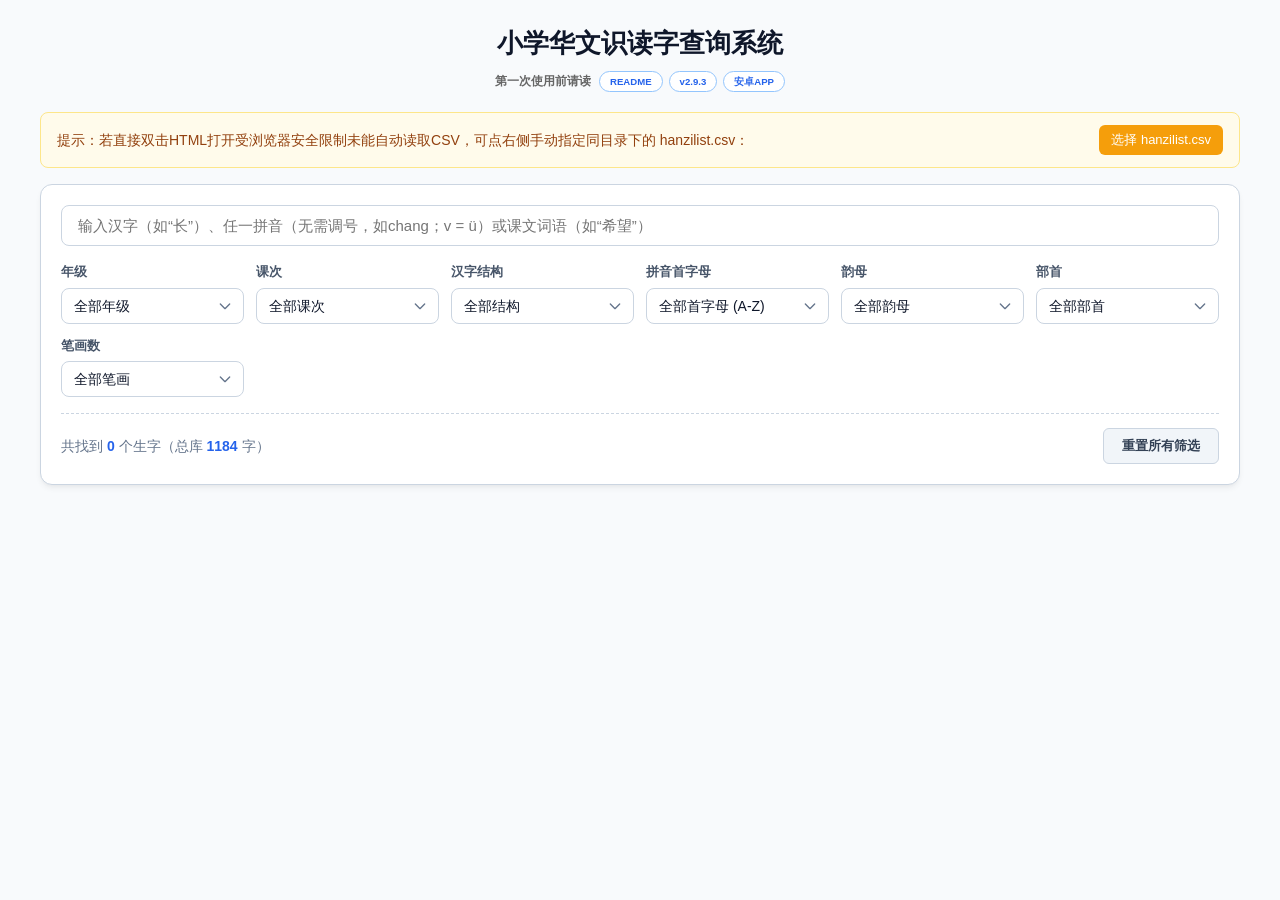
<file: index-1.html>
<!DOCTYPE html>
<html lang="zh-CN">
<head>
  <meta charset="UTF-8">
  <meta name="viewport" content="width=device-width, initial-scale=1.0">
  <title>小学华文识读字查询系统</title>
  <!-- 引入样式文件 -->
  <link rel="stylesheet" href="style.css?v=4">
  <!-- PWA：可添加到主屏幕、离线使用 -->
  <link rel="manifest" href="manifest.webmanifest">
  <meta name="theme-color" content="#f8fafc">
  <link rel="icon" type="image/png" sizes="192x192" href="icons/icon-192.png">
  <link rel="apple-touch-icon" href="icons/apple-touch-icon.png">
  <meta name="mobile-web-app-capable" content="yes">
  <meta name="apple-mobile-web-app-capable" content="yes">
  <meta name="apple-mobile-web-app-title" content="识读字查询">
  <meta name="apple-mobile-web-app-status-bar-style" content="default">

  <!-- README 按钮与弹窗样式（独立类名，不影响 style.css 里的原有弹窗） -->
  <style>
    .readme-btn {
      margin-left: 8px;
      padding: 2px 10px;
      font-size: 0.8em;
      font-weight: 600;
      line-height: 1.6;
      color: #2563eb;
      background: #fff;
      border: 1px solid #93c5fd;
      border-radius: 999px;
      cursor: pointer;
      vertical-align: middle;
    }
    .readme-btn + .readme-btn { margin-left: 6px; }
    .readme-btn:hover { background: #eff6ff; }
    .readme-btn:focus-visible { outline: 2px solid #2563eb; outline-offset: 2px; }
    a.readme-btn { display: inline-block; text-decoration: none; }
    a.readme-btn[hidden] { display: none; }

    .readme-overlay {
      position: fixed;
      inset: 0;
      z-index: 2000;
      display: none;
      align-items: center;
      justify-content: center;
      padding: 16px;
      background: rgba(15, 23, 42, 0.5);
    }
    .readme-overlay.open { display: flex; }
    .readme-dialog {
      position: relative;
      width: 100%;
      max-width: 760px;
      max-height: 85vh;
      display: flex;
      flex-direction: column;
      background: #fff;
      border-radius: 12px;
      box-shadow: 0 20px 50px rgba(15, 23, 42, 0.25);
      overflow: hidden;
    }
    .readme-head {
      display: flex;
      align-items: center;
      justify-content: space-between;
      padding: 12px 16px;
      border-bottom: 1px solid #e2e8f0;
      background: #f8fafc;
    }
    .readme-head h3 { margin: 0; font-size: 1rem; color: #334155; }
    .readme-close {
      width: 32px; height: 32px;
      font-size: 22px; line-height: 1;
      color: #64748b;
      background: none; border: none; border-radius: 6px;
      cursor: pointer;
    }
    .readme-close:hover { background: #e2e8f0; color: #0f172a; }
    .readme-body {
      padding: 16px 20px 24px;
      overflow-y: auto;
      color: #1e293b;
      line-height: 1.75;
      text-align: left;
      word-wrap: break-word;
    }
    .readme-body h1, .readme-body h2, .readme-body h3,
    .readme-body h4, .readme-body h5, .readme-body h6 {
      margin: 1.2em 0 0.5em; line-height: 1.35; color: #0f172a;
    }
    .readme-body h1 { font-size: 1.5em; padding-bottom: .3em; border-bottom: 1px solid #e2e8f0; }
    .readme-body h2 { font-size: 1.25em; padding-bottom: .25em; border-bottom: 1px solid #f1f5f9; }
    .readme-body h3 { font-size: 1.1em; }
    .readme-body > :first-child { margin-top: 0; }
    .readme-body p { margin: 0.6em 0; }
    .readme-body ul, .readme-body ol { margin: 0.6em 0; padding-left: 1.6em; }
    .readme-body a { color: #2563eb; }
    .readme-body code {
      padding: 1px 5px; font-size: 0.9em;
      background: #f1f5f9; border-radius: 4px;
    }
    .readme-body pre {
      padding: 12px; overflow-x: auto;
      background: #f1f5f9; border-radius: 8px;
    }
    .readme-body pre code { padding: 0; background: none; }
    .readme-body blockquote {
      margin: 0.8em 0; padding: 4px 12px;
      color: #475569; border-left: 4px solid #cbd5e1;
    }
    .readme-body hr { border: none; border-top: 1px solid #e2e8f0; margin: 1.2em 0; }
    .readme-body img { max-width: 100%; }
    .readme-body .table-wrap { overflow-x: auto; }
    .readme-body table { border-collapse: collapse; margin: 0.8em 0; }
    .readme-body th, .readme-body td { padding: 6px 10px; border: 1px solid #e2e8f0; }
    .readme-body th { background: #f8fafc; }
    .readme-msg { color: #64748b; }
  </style>
</head>
<body>

<div class="container">
  <header>
    <h1>小学华文识读字查询系统</h1>
    <h2>第一次使用前请读<button type="button" class="readme-btn" id="readmeBtn">README</button><button type="button" class="readme-btn" id="historyBtn" title="版本历史" aria-label="版本历史">版本历史</button><a class="readme-btn" id="apkBtn" href="https://github.com/MrWengKB/HanziQuery/releases/download/apk-latest/HanziQuery.apk" title="下载安卓 APP" hidden>安卓APP</a></h2>
    <script>
      // 「安卓APP」按钮只在网页版和 PWA 显示；安卓 App 里（appassets.androidplatform.net）保持隐藏
      if (location.hostname !== 'appassets.androidplatform.net') {
        document.getElementById('apkBtn').hidden = false;
      }
    </script>
    <!-- <h2>发音音频来自 <a href="https://github.com/hugolpz/audio-cmn/" target="_blank">hugolpz/audio-cmn</a> (CC-by-sa)</h2> -->
    <!-- 动态读取同目录 hanzilist.csv ，支持多音字多拼音展示、多字母智能筛选与综合检索 -->

  </header>

  <!-- 备用导入提示条 -->
  <div class="notice-bar" id="noticeBar">
    <span id="noticeMsg">提示：若直接双击HTML打开受浏览器安全限制未能自动读取CSV，可点右侧手动指定同目录下的 hanzilist.csv：</span>
    <button class="notice-btn" onclick="document.getElementById('csvFileInput').click()">选择 hanzilist.csv</button>
    <input type="file" id="csvFileInput" accept=".csv" style="display:none" onchange="handleFileSelect(event)">
  </div>

  <!-- 筛选控件区域 -->
  <div class="filter-card">
    <div class="search-row">
      <input type="text" id="searchInput" class="search-input" placeholder="输入汉字（如“长”）、任一拼音（无需调号，如chang；v = ü）或课文词语（如“希望”）" autocomplete="off">
    </div>

    <div class="filters-grid">
      <div class="filter-group">
        <label for="gradeFilter">年级</label>
        <select id="gradeFilter">
          <option value="">全部年级</option>
        </select>
      </div>

      <div class="filter-group">
        <label for="lessonFilter">课次</label>
        <select id="lessonFilter">
          <option value="">全部课次</option>
        </select>
      </div>

      <div class="filter-group">
        <label for="structFilter">汉字结构</label>
        <select id="structFilter">
          <option value="">全部结构</option>
        </select>
      </div>

      <div class="filter-group">
        <label for="initialFilter">拼音首字母</label>
        <select id="initialFilter">
          <option value="">全部首字母 (A-Z)</option>
        </select>
      </div>

      <div class="filter-group">
        <label for="finalFilter">韵母</label>
        <select id="finalFilter">
          <option value="">全部韵母</option>
        </select>
      </div>

      <div class="filter-group">
        <label for="radicalFilter">部首</label>
        <select id="radicalFilter">
          <option value="">全部部首</option>
        </select>
      </div>

      <div class="filter-group">
        <label for="strokeFilter">笔画数</label>
        <select id="strokeFilter">
          <option value="">全部笔画</option>
        </select>
      </div>
    </div>

    <div class="btn-row">
      <div class="stats">
        共找到 <span id="matchCount">0</span> 个生字（总库 <span id="totalCount">0</span> 字）
      </div>
      <button class="reset-btn" id="resetBtn" type="button">重置所有筛选</button>
    </div>
  </div>

  <!-- 卡片列表渲染区域 -->
  <div class="results-grid" id="charGrid"></div>
</div>

<!-- 汉字详情弹窗 -->
<div class="modal-overlay" id="charModal">
  <div class="modal-content">
    <div class="modal-char-view">
      <div class="modal-pinyin" id="modalPinyin"></div>
      <div class="modal-char-big" id="modalChar"></div>
      <button type="button" class="oracle-toggle" id="oracleToggle" aria-pressed="false">甲骨文</button>
    </div>
    <div class="modal-details">
      <div class="detail-item">
        <span class="detail-label">年级</span>
        <span class="detail-value" id="modalGrade"></span>
      </div>
      <div class="detail-item">
        <span class="detail-label">课次</span>
        <span class="detail-value" id="modalLesson"></span>
      </div>
      <div class="detail-item">
        <span class="detail-label">汉字结构</span>
        <span class="detail-value" id="modalStruct"></span>
      </div>
      <div class="detail-item">
        <span class="detail-label">部首</span>
        <span class="detail-value" id="modalRadical"></span>
      </div>
      <div class="detail-item">
        <span class="detail-label">笔画数</span>
        <span class="detail-value" id="modalStrokes"></span>
      </div>
      <div class="detail-item">
        <span class="detail-label">课文词语</span>
        <span class="detail-value" id="modalWords"></span>
      </div>
    </div>
  </div>
</div>

<!-- README 弹窗 -->
<div class="readme-overlay" id="readmeModal" aria-hidden="true">
  <div class="readme-dialog" role="dialog" aria-modal="true" aria-labelledby="readmeTitle">
    <div class="readme-head">
      <h3 id="readmeTitle">README</h3>
      <button type="button" class="readme-close" id="readmeClose" aria-label="关闭">&times;</button>
    </div>
    <div class="readme-body" id="readmeBody"></div>
  </div>
</div>

<script>
  (function () {
    var modal = document.getElementById('readmeModal');
    var body = document.getElementById('readmeBody');
    var title = document.getElementById('readmeTitle');
    var closeBtn = document.getElementById('readmeClose');

    // 弹窗共用：每个按钮对应一个 Markdown 文件（可列多个文件名，按顺序尝试，兼容大小写）
    var DOCS = [
      { btn: 'readmeBtn',  title: 'README',   files: ['readme.md', 'README.md'] },
      { btn: 'historyBtn', title: '版本历史', files: ['version-history.md', 'VERSION-HISTORY.md'], showVersion: true }
    ];
    var cache = {};       // 已读取过的内容，同一次打开页面内不重复下载
    var current = null;   // 当前打开的是哪个
    var lastBtn = null;   // 关闭后把焦点还给这个按钮

    // —— 轻量 Markdown 渲染（无外部依赖，离线 / 安卓 App 内也能用）——
    function esc(s) {
      return s.replace(/&/g, '&amp;').replace(/</g, '&lt;').replace(/>/g, '&gt;').replace(/"/g, '&quot;');
    }
    function safeUrl(u) {
      return /^\s*javascript:/i.test(u) ? '#' : u;
    }
    function inline(s) {
      var codes = [];
      s = esc(s);
      s = s.replace(/`([^`]+)`/g, function (m, c) { codes.push(c); return '\u0000' + (codes.length - 1) + '\u0000'; });
      // 允许 Markdown 里直接写的 <a href="...">文字</a>，先存起来，避免网址里的 _ * 被当成粗体斜体
      var anchors = [];
      s = s.replace(/&lt;a\s[\s\S]*?href=(?:&quot;(.*?)&quot;|'(.*?)')[\s\S]*?&gt;([\s\S]*?)&lt;\/a&gt;/gi, function (m, h1, h2, text) {
        var href = (h1 || h2 || '').replace(/&amp;/g, '&');
        anchors.push('<a href="' + esc(safeUrl(href)) + '" target="_blank" rel="noopener">');
        return '\u0001' + (anchors.length - 1) + '\u0001' + text + '\u0002';
      });
      s = s.replace(/!\[([^\]]*)\]\(([^)\s]+)(?:\s+&quot;[^&]*&quot;)?\)/g, function (m, alt, src) {
        return '<img alt="' + alt + '" src="' + safeUrl(src) + '">';
      });
      s = s.replace(/\[([^\]]+)\]\(([^)\s]+)(?:\s+&quot;[^&]*&quot;)?\)/g, function (m, text, href) {
        return '<a href="' + safeUrl(href) + '" target="_blank" rel="noopener">' + text + '</a>';
      });
      s = s.replace(/&lt;(https?:\/\/[^\s&]+)&gt;/g, '<a href="$1" target="_blank" rel="noopener">$1</a>');
      s = s.replace(/\*\*([^*]+)\*\*/g, '<strong>$1</strong>').replace(/__([^_]+)__/g, '<strong>$1</strong>');
      s = s.replace(/\*([^*\s][^*]*)\*/g, '<em>$1</em>');
      s = s.replace(/~~([^~]+)~~/g, '<del>$1</del>');
      // 允许 Markdown 里直接写的 <br>、<br/>、<br /> 换行（代码里的不受影响）
      s = s.replace(/&lt;br\s*\/?&gt;/gi, '<br>');
      s = s.replace(/\u0001(\d+)\u0001/g, function (m, i) { return anchors[i]; }).replace(/\u0002/g, '</a>');
      s = s.replace(/\u0000(\d+)\u0000/g, function (m, i) { return '<code>' + codes[i] + '</code>'; });
      return s;
    }
    function splitRow(line) {
      return line.trim().replace(/^\|/, '').replace(/\|$/, '').split('|').map(function (c) { return c.trim(); });
    }
    var reFence = /^\s*(```|~~~)/;
    var reHead = /^(#{1,6})\s+(.*?)\s*#*\s*$/;
    var reHr = /^\s*([-*_])(\s*\1){2,}\s*$/;
    var reQuote = /^\s*>\s?/;
    var reList = /^\s*([-*+]|\d+[.)])\s+(.*)$/;
    var reTableSep = /^\s*\|?\s*:?-{2,}:?\s*(\|\s*:?-{2,}:?\s*)*\|?\s*$/;

    function md(src) {
      var lines = src.replace(/\r\n?/g, '\n').split('\n');
      var out = [], i = 0, m;
      while (i < lines.length) {
        var line = lines[i];
        if (!line.trim()) { i++; continue; }

        if (reFence.test(line)) {                       // 代码块
          var fence = line.trim().slice(0, 3), code = [];
          i++;
          while (i < lines.length && lines[i].trim().indexOf(fence) !== 0) code.push(lines[i++]);
          i++;
          out.push('<pre><code>' + esc(code.join('\n')) + '</code></pre>');
          continue;
        }
        if ((m = line.match(reHead))) {                 // 标题
          var n = m[1].length;
          out.push('<h' + n + '>' + inline(m[2]) + '</h' + n + '>');
          i++; continue;
        }
        if (reHr.test(line)) { out.push('<hr>'); i++; continue; }   // 分隔线
        if (reQuote.test(line)) {                       // 引用
          var q = [];
          while (i < lines.length && reQuote.test(lines[i])) q.push(lines[i++].replace(reQuote, ''));
          out.push('<blockquote>' + md(q.join('\n')) + '</blockquote>');
          continue;
        }
        if (line.indexOf('|') !== -1 && i + 1 < lines.length && reTableSep.test(lines[i + 1])) {  // 表格
          var head = splitRow(line), rows = [];
          i += 2;
          while (i < lines.length && lines[i].trim() && lines[i].indexOf('|') !== -1) rows.push(splitRow(lines[i++]));
          var t = '<div class="table-wrap"><table><thead><tr>' +
            head.map(function (c) { return '<th>' + inline(c) + '</th>'; }).join('') + '</tr></thead><tbody>';
          rows.forEach(function (r) {
            t += '<tr>' + r.map(function (c) { return '<td>' + inline(c) + '</td>'; }).join('') + '</tr>';
          });
          out.push(t + '</tbody></table></div>');
          continue;
        }
        if ((m = line.match(reList))) {                 // 列表
          var ordered = /\d/.test(m[1]), items = [];
          while (i < lines.length) {
            var lm = lines[i].match(reList);
            if (lm) { items.push(lm[2]); i++; }
            else if (lines[i].trim() && /^\s{2,}/.test(lines[i]) && items.length) { items[items.length - 1] += ' ' + lines[i].trim(); i++; }
            else break;
          }
          var tag = ordered ? 'ol' : 'ul';
          out.push('<' + tag + '>' + items.map(function (it) { return '<li>' + inline(it) + '</li>'; }).join('') + '</' + tag + '>');
          continue;
        }
        var para = [];                                  // 段落
        while (i < lines.length && lines[i].trim() &&
               !reFence.test(lines[i]) && !reHead.test(lines[i]) && !reHr.test(lines[i]) &&
               !reQuote.test(lines[i]) && !reList.test(lines[i])) {
          para.push(lines[i++]);
        }
        if (!para.length) { para.push(lines[i++]); }
        out.push('<p>' + para.map(function (p) {
          // 行末两个空格 = 换行
          return inline(p.replace(/\s+$/, '')) + (/ {2,}$/.test(p) ? '<br>' : '');
        }).join('\n') + '</p>');
      }
      return out.join('\n');
    }

    // —— 依次尝试文件名，读到第一个存在的 ——
    function fetchDoc(names) {
      function tryNext(k) {
        if (k >= names.length) return Promise.reject(new Error('not found'));
        return fetch(names[k], { cache: 'no-cache' }).then(function (r) {
          if (!r.ok) throw new Error(r.status);
          return r.text();
        }).catch(function () { return tryNext(k + 1); });
      }
      return tryNext(0);
    }

    function openModal(doc, btnEl) {
      current = doc;
      lastBtn = btnEl;
      title.textContent = doc.title;
      modal.classList.add('open');
      modal.setAttribute('aria-hidden', 'false');
      document.body.style.overflow = 'hidden';
      body.scrollTop = 0;
      closeBtn.focus();
      if (cache[doc.btn]) { body.innerHTML = cache[doc.btn]; return; }
      var fname = doc.files[0];
      body.innerHTML = '<p class="readme-msg">正在读取 ' + fname + '…</p>';
      fetchDoc(doc.files).then(function (text) {
        cache[doc.btn] = md(text);
        if (current === doc) body.innerHTML = cache[doc.btn];
      }).catch(function () {
        if (current === doc) body.innerHTML = '<p class="readme-msg">无法读取 ' + fname + '。请确认文件位于网站根目录；若是直接双击打开本地 HTML，浏览器会阻止读取，请通过网址访问。</p>';
      });
    }
    function closeModal() {
      modal.classList.remove('open');
      modal.setAttribute('aria-hidden', 'true');
      document.body.style.overflow = '';
      current = null;
      if (lastBtn) lastBtn.focus();
    }

    DOCS.forEach(function (doc) {
      var el = document.getElementById(doc.btn);
      if (!el) return;
      el.addEventListener('click', function () { openModal(doc, el); });

      // 按钮文字显示当前版本号：取文件里第一个标题中的版本号（如「# 更新内容 v2.50」→ v2.50）
      // 读不到时按钮保持「版本历史」
      if (doc.showVersion) {
        fetchDoc(doc.files).then(function (text) {
          cache[doc.btn] = md(text);
          var m = text.match(/^#{1,6}\s+.*?\b(v?\d+(?:\.\d+)+)/im);
          if (m) el.textContent = /^v/i.test(m[1]) ? m[1] : 'v' + m[1];
        }).catch(function () {});
      }
    });
    closeBtn.addEventListener('click', closeModal);
    modal.addEventListener('click', function (e) { if (e.target === modal) closeModal(); });
    document.addEventListener('keydown', function (e) {
      if (e.key === 'Escape' && modal.classList.contains('open')) closeModal();
    });
  })();
</script>

<!-- 模块化引入 JS 脚本（注意引入顺序：工具/弹窗优先，入口 app 随后） -->
<script src="js/parser.js?v=7"></script>
<script src="js/modal.js?v=6"></script>
<script src="js/app.js?v=7"></script>
<!-- 注册离线缓存（安卓 App 里已自带离线文件，不需要注册） -->
<script>
  if ('serviceWorker' in navigator && location.hostname !== 'appassets.androidplatform.net') {
    window.addEventListener('load', () => navigator.serviceWorker.register('sw.js'));
  }
</script>

</body>
</html>
</file>
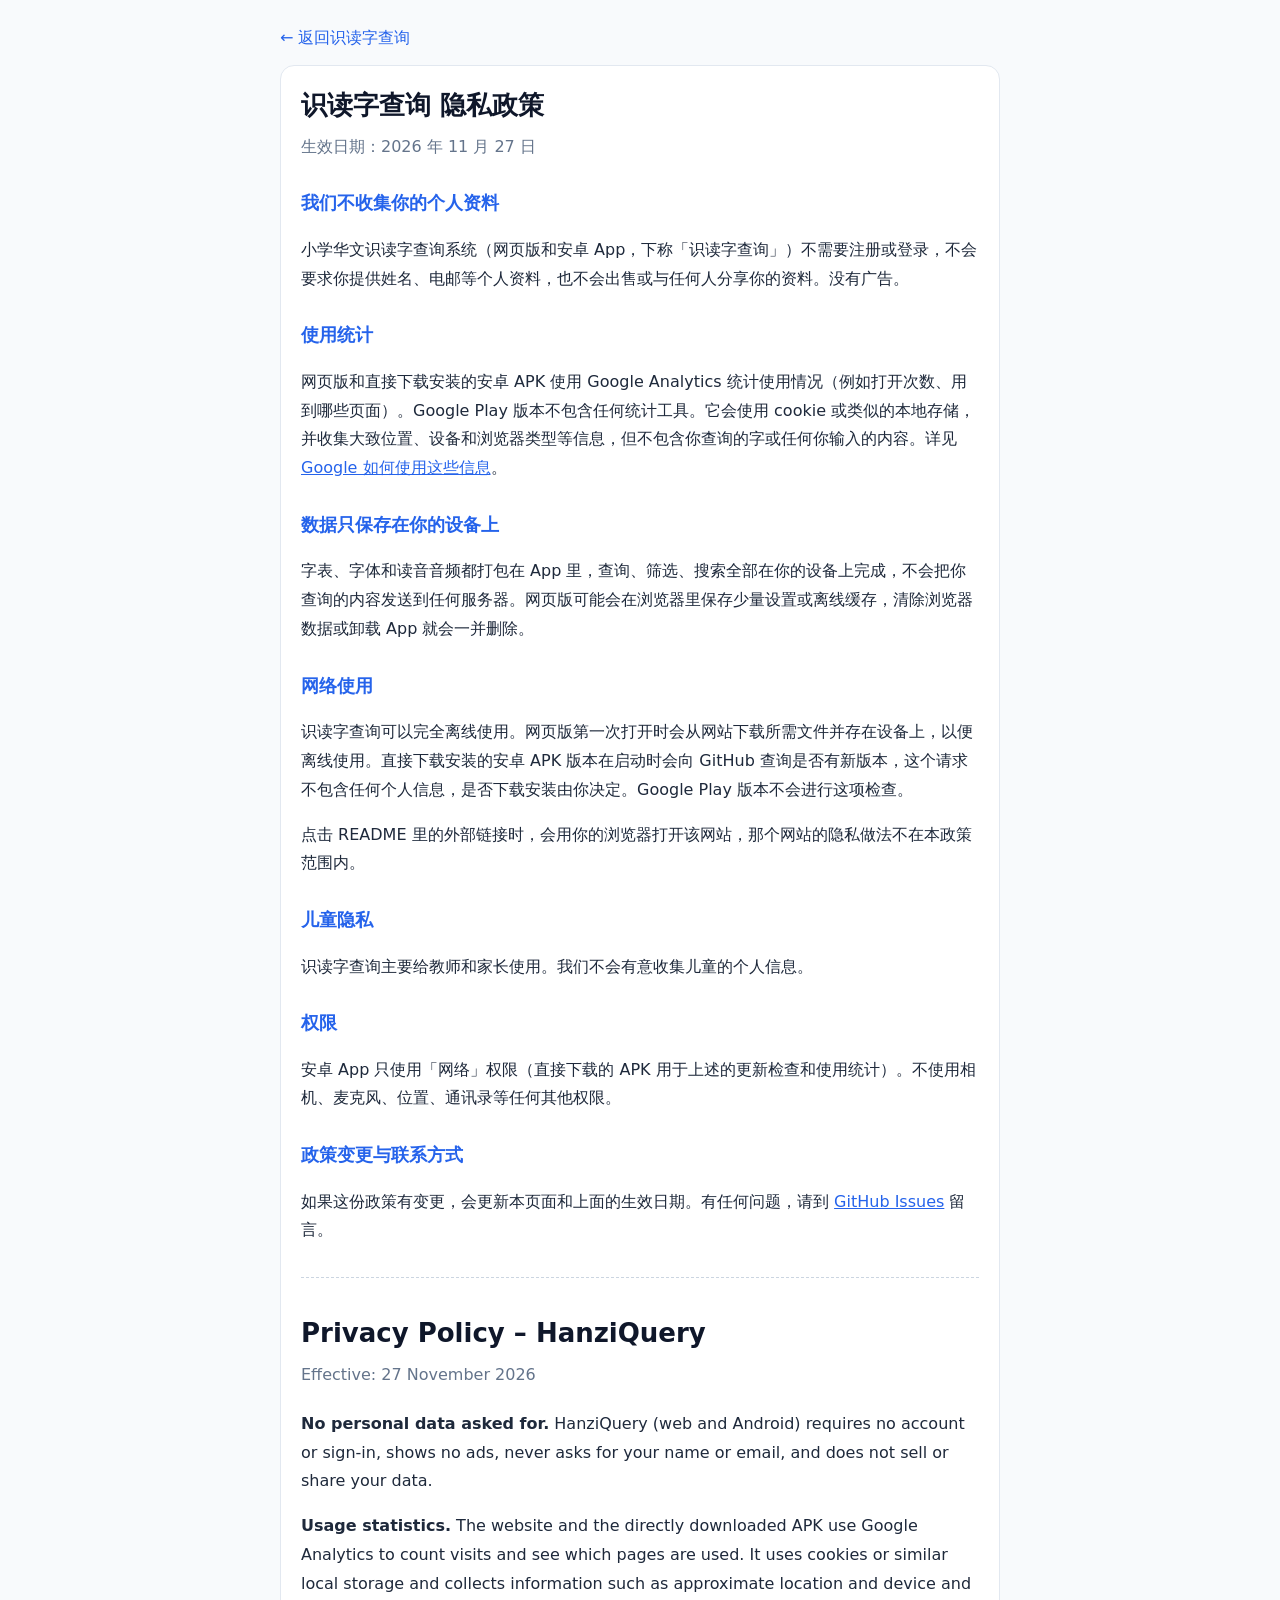
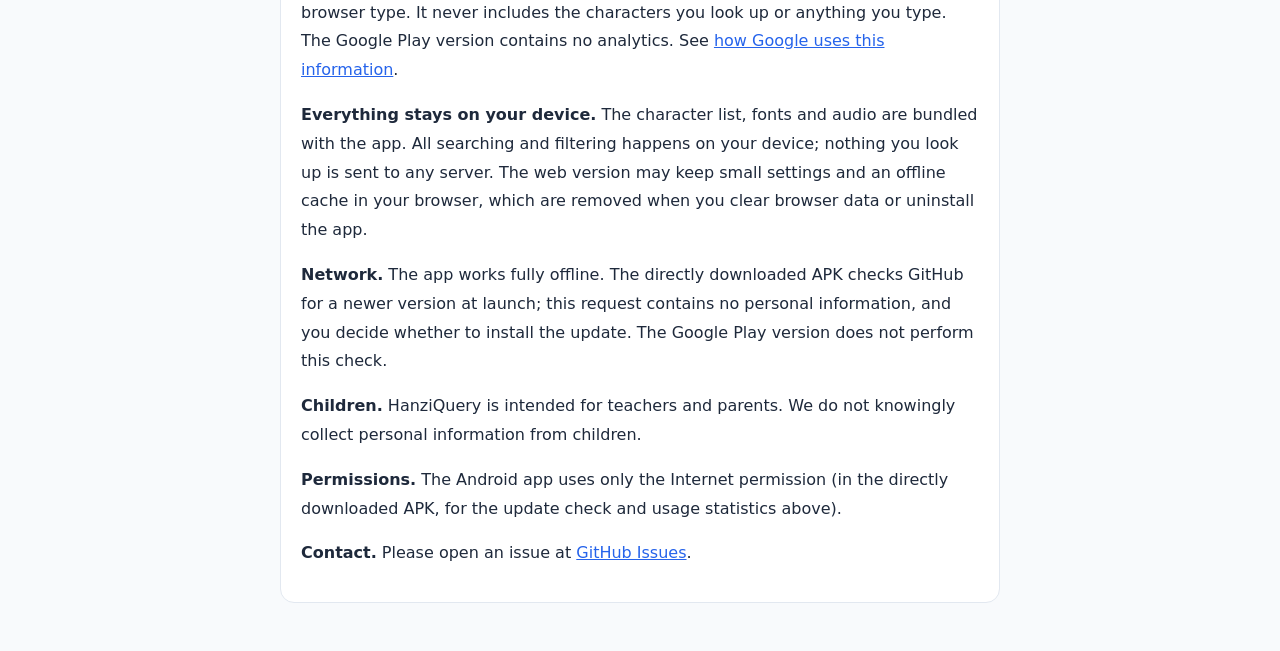
<file: privacy.html>
<!DOCTYPE html>
<html lang="zh-CN">
<head>
  <meta charset="UTF-8">
  <!-- GA-START: Google Analytics (removed when building children's Android apps) -->
  <script async src="https://www.googletagmanager.com/gtag/js?id=G-LVJJ4GY9FC"></script>
  <script>
    window.dataLayer = window.dataLayer || [];
    function gtag(){dataLayer.push(arguments);}
    gtag('js', new Date());
    gtag('config', 'G-LVJJ4GY9FC');
  </script>
  <!-- GA-END -->
  <meta name="viewport" content="width=device-width, initial-scale=1">
  <title>识读字查询 隐私政策</title>
  <link rel="icon" href="favicon.svg" type="image/svg+xml">
  <style>
    body { margin: 0; background: #f8fafc; color: #1e293b; font: 16px/1.8 -apple-system, BlinkMacSystemFont, 'PingFang SC', 'Microsoft YaHei', 'Noto Sans SC', system-ui, sans-serif; }
    main { max-width: 720px; margin: 0 auto; padding: 24px 16px 48px; }
    h1 { font-size: 26px; margin: 8px 0 4px; color: #0f172a; }
    h2 { font-size: 18px; margin: 26px 0 6px; color: #2563eb; }
    .date { color: #64748b; margin: 0 0 20px; }
    .back { display: inline-block; margin-bottom: 12px; color: #2563eb; text-decoration: none; }
    section { background: #fff; border-radius: 14px; padding: 8px 20px 18px; border: 1px solid #e2e8f0; }
    hr { border: none; border-top: 1px dashed #cbd5e1; margin: 32px 0; }
    a { color: #2563eb; }
  </style>
</head>
<body>
<main>
  <a class="back" href="index.html">← 返回识读字查询</a>
  <section>
    <h1>识读字查询 隐私政策</h1>
    <p class="date">生效日期：2026 年 11 月 27 日</p>

    <h2>我们不收集你的个人资料</h2>
    <p>小学华文识读字查询系统（网页版和安卓 App，下称「识读字查询」）不需要注册或登录，不会要求你提供姓名、电邮等个人资料，也不会出售或与任何人分享你的资料。没有广告。</p>

    <h2>使用统计</h2>
    <p>网页版和直接下载安装的安卓 APK 使用 Google Analytics 统计使用情况（例如打开次数、用到哪些页面）。Google Play 版本不包含任何统计工具。它会使用 cookie 或类似的本地存储，并收集大致位置、设备和浏览器类型等信息，但不包含你查询的字或任何你输入的内容。详见 <a href="https://policies.google.com/technologies/partner-sites">Google 如何使用这些信息</a>。</p>

    <h2>数据只保存在你的设备上</h2>
    <p>字表、字体和读音音频都打包在 App 里，查询、筛选、搜索全部在你的设备上完成，不会把你查询的内容发送到任何服务器。网页版可能会在浏览器里保存少量设置或离线缓存，清除浏览器数据或卸载 App 就会一并删除。</p>

    <h2>网络使用</h2>
    <p>识读字查询可以完全离线使用。网页版第一次打开时会从网站下载所需文件并存在设备上，以便离线使用。直接下载安装的安卓 APK 版本在启动时会向 GitHub 查询是否有新版本，这个请求不包含任何个人信息，是否下载安装由你决定。Google Play 版本不会进行这项检查。</p>
    <p>点击 README 里的外部链接时，会用你的浏览器打开该网站，那个网站的隐私做法不在本政策范围内。</p>

    <h2>儿童隐私</h2>
    <p>识读字查询主要给教师和家长使用。我们不会有意收集儿童的个人信息。</p>

    <h2>权限</h2>
    <p>安卓 App 只使用「网络」权限（直接下载的 APK 用于上述的更新检查和使用统计）。不使用相机、麦克风、位置、通讯录等任何其他权限。</p>

    <h2>政策变更与联系方式</h2>
    <p>如果这份政策有变更，会更新本页面和上面的生效日期。有任何问题，请到 <a href="https://github.com/MrWengKB/HanziQuery/issues">GitHub Issues</a> 留言。</p>

    <hr>

    <h1>Privacy Policy – HanziQuery</h1>
    <p class="date">Effective: 27 November 2026</p>
    <p><b>No personal data asked for.</b> HanziQuery (web and Android) requires no account or sign-in, shows no ads, never asks for your name or email, and does not sell or share your data.</p>
    <p><b>Usage statistics.</b> The website and the directly downloaded APK use Google Analytics to count visits and see which pages are used. It uses cookies or similar local storage and collects information such as approximate location and device and browser type. It never includes the characters you look up or anything you type. The Google Play version contains no analytics. See <a href="https://policies.google.com/technologies/partner-sites">how Google uses this information</a>.</p>
    <p><b>Everything stays on your device.</b> The character list, fonts and audio are bundled with the app. All searching and filtering happens on your device; nothing you look up is sent to any server. The web version may keep small settings and an offline cache in your browser, which are removed when you clear browser data or uninstall the app.</p>
    <p><b>Network.</b> The app works fully offline. The directly downloaded APK checks GitHub for a newer version at launch; this request contains no personal information, and you decide whether to install the update. The Google Play version does not perform this check.</p>
    <p><b>Children.</b> HanziQuery is intended for teachers and parents. We do not knowingly collect personal information from children.</p>
    <p><b>Permissions.</b> The Android app uses only the Internet permission (in the directly downloaded APK, for the update check and usage statistics above).</p>
    <p><b>Contact.</b> Please open an issue at <a href="https://github.com/MrWengKB/HanziQuery/issues">GitHub Issues</a>.</p>
  </section>
</main>
</body>
</html>
</file>
<file: style.css>
/* 本地楷体字体声明 */
@font-face {
  font-family: 'LocalKaiti';
  src: url('kaiti.woff2') format('woff2'),
       url('kaiti.woff') format('woff'),
       url('kaiti.ttf') format('truetype'),
       url('kaiti.otf') format('opentype');
  font-weight: normal;
  font-style: normal;
  font-display: swap;
}

:root {
  --primary: #2563eb;
  --primary-hover: #1d4ed8;
  --primary-light: #eff6ff;
  --bg: #f8fafc;
  --card-bg: #ffffff;
  --text: #1e293b;
  --text-muted: #64748b;
  --border: #cbd5e1;
  --badge-grade-bg: #fef3c7;
  --badge-grade-color: #92400e;
  --badge-poly-bg: #f3e8ff;
  --badge-poly-color: #6b21a8;
}

* {
  box-sizing: border-box;
  margin: 0;
  padding: 0;
  font-family: -apple-system, BlinkMacSystemFont, "Segoe UI", Roboto, "PingFang SC", "Hiragino Sans GB", "Microsoft YaHei", sans-serif;
}

body {
  background-color: var(--bg);
  color: var(--text);
  padding: 24px 16px;
  line-height: 1.5;
}

.container {
  max-width: 1200px;
  margin: 0 auto;
}

header {
  text-align: center;
  margin-bottom: 20px;
}

header h1 {
  font-size: 26px;
  color: #0f172a;
  margin-bottom: 8px;
}

header h2 {
  font-size: 12px;
  color: #666666;
  margin-bottom: 8px;
}

header p {
  color: var(--text-muted);
  font-size: 14px;
}

/* 状态提示条 */
.notice-bar {
  display: none;
  background: #fffbeb;
  border: 1px solid #fde68a;
  color: #92400e;
  padding: 12px 16px;
  border-radius: 8px;
  margin-bottom: 16px;
  font-size: 14px;
  align-items: center;
  justify-content: space-between;
  flex-wrap: wrap;
  gap: 8px;
}

.notice-bar.active {
  display: flex;
}

.notice-btn {
  background: #f59e0b;
  color: white;
  border: none;
  padding: 6px 12px;
  border-radius: 6px;
  font-size: 13px;
  cursor: pointer;
  font-weight: 500;
}

.notice-btn:hover {
  background: #d97706;
}

/* 筛选区域 */
.filter-card {
  background: var(--card-bg);
  border-radius: 12px;
  padding: 20px;
  box-shadow: 0 4px 6px -1px rgba(0, 0, 0, 0.06), 0 2px 4px -2px rgba(0, 0, 0, 0.04);
  border: 1px solid var(--border);
  margin-bottom: 24px;
}

.search-row {
  margin-bottom: 16px;
}

.search-input {
  width: 100%;
  padding: 11px 16px;
  border: 1.5px solid var(--border);
  border-radius: 8px;
  font-size: 15px;
  outline: none;
  transition: border-color 0.2s;
  background: #fff;
}

.search-input:focus {
  border-color: var(--primary);
}

.filters-grid {
  display: grid;
  grid-template-columns: repeat(auto-fill, minmax(170px, 1fr));
  gap: 12px;
  margin-bottom: 16px;
}

.filter-group label {
  display: block;
  font-size: 13px;
  font-weight: 600;
  color: #475569;
  margin-bottom: 6px;
}

.filter-group select {
  width: 100%;
  padding: 9px 30px 9px 12px;
  border: 1.5px solid var(--border);
  border-radius: 8px;
  background-color: #ffffff;
  font-size: 14px;
  color: #0f172a;
  cursor: pointer;
  outline: none;
  transition: border-color 0.2s;
  -webkit-appearance: none;
  -moz-appearance: none;
  appearance: none;
  background-image: url("data:image/svg+xml,%3Csvg xmlns='http://www.w3.org/2000/svg' fill='none' viewBox='0 0 24 24' stroke='%2364748b' stroke-width='2'%3E%3Cpath stroke-linecap='round' stroke-linejoin='round' d='M19 9l-7 7-7-7'%3E%3C/path%3E%3C/svg%3E");
  background-repeat: no-repeat;
  background-position: right 10px center;
  background-size: 16px 16px;
}

.filter-group select:focus {
  border-color: var(--primary);
  box-shadow: 0 0 0 2px rgba(37, 99, 235, 0.15);
}

.btn-row {
  display: flex;
  justify-content: space-between;
  align-items: center;
  flex-wrap: wrap;
  gap: 12px;
  padding-top: 14px;
  border-top: 1px dashed var(--border);
}

.stats {
  font-size: 14px;
  color: var(--text-muted);
}

.stats span {
  font-weight: 700;
  color: var(--primary);
}

.reset-btn {
  padding: 8px 18px;
  background: #f1f5f9;
  color: #334155;
  border: 1px solid var(--border);
  border-radius: 6px;
  font-size: 13px;
  font-weight: 600;
  cursor: pointer;
  transition: background 0.15s;
}

.reset-btn:hover {
  background: #e2e8f0;
}

/* 汉字卡片列表 */
.results-grid {
  display: grid;
  grid-template-columns: repeat(auto-fill, minmax(130px, 1fr));
  gap: 14px;
}

.char-card {
  background: var(--card-bg);
  border: 1px solid var(--border);
  border-radius: 10px;
  padding: 10px 8px;
  text-align: center;
  cursor: pointer;
  transition: transform 0.15s, box-shadow 0.15s, border-color 0.15s;
  position: relative;
}

.char-card:hover {
  transform: translateY(-2px);
  box-shadow: 0 8px 16px -4px rgba(0, 0, 0, 0.08);
  border-color: var(--primary);
}

.card-top {
  display: flex;
  justify-content: space-between;
  align-items: center;
  padding: 0 4px;
  font-size: 11px;
}

.char-grade-badge {
  background: var(--badge-grade-bg);
  color: var(--badge-grade-color);
  font-weight: 700;
  padding: 1px 5px;
  border-radius: 4px;
  font-size: 10px;
}

.char-py {
  font-size: 13px;
  color: #64748b;
  margin-top: 2px;
  min-height: 24px;
  display: flex;
  align-items: center;
  justify-content: center;
  word-break: break-word;
  font-weight: 500;
}

.char-main {
  font-size: 48px;
  font-family: "LocalKaiti", "Kaiti SC", "STKaiti", "华文楷体", "KaiTi", "楷体", "SimKai", -apple-system, BlinkMacSystemFont, "PingFang SC", "Microsoft YaHei", sans-serif;
  font-weight: 600;
  color: #0f172a;
  line-height: 1.2;
  margin: 2px 0 6px;
}

.char-tags {
  display: flex;
  flex-wrap: wrap;
  justify-content: center;
  gap: 4px;
}

.badge {
  font-size: 11px;
  padding: 2px 5px;
  border-radius: 4px;
  background: #f1f5f9;
  color: #475569;
}

.badge-primary {
  background: var(--primary-light);
  color: var(--primary);
  font-weight: 500;
}

.empty-state {
  text-align: center;
  padding: 60px 16px;
  color: var(--text-muted);
  grid-column: 1 / -1;
  font-size: 16px;
}

/* 详情弹窗 */
.modal-overlay {
  display: none;
  position: fixed;
  top: 0; left: 0; right: 0; bottom: 0;
  background: rgba(15, 23, 42, 0.45);
  backdrop-filter: blur(4px);
  z-index: 1000;
  align-items: center;
  justify-content: center;
  padding: 16px;
}

.modal-overlay.active {
  display: flex;
}

.modal-content {
  background: #fff;
  border-radius: 16px;
  width: 100%;
  max-width: 420px;
  padding: 24px;
  position: relative;
  box-shadow: 0 20px 25px -5px rgba(0, 0, 0, 0.15);
  animation: popIn 0.2s cubic-bezier(0.16, 1, 0.3, 1);
}

@keyframes popIn {
  from { transform: scale(0.95); opacity: 0; }
  to { transform: scale(1); opacity: 1; }
}

.modal-char-view {
  text-align: center;
  margin-bottom: 20px;
}

.modal-char-big {
  font-size: 84px;
  font-family: "LocalKaiti", "Kaiti SC", "STKaiti", "华文楷体", "KaiTi", "楷体", "SimKai", -apple-system, BlinkMacSystemFont, "PingFang SC", "Microsoft YaHei", sans-serif;
  line-height: 1;
  margin: 8px 0;
  color: #0f172a;
}

.modal-pinyin {
  font-size: 24px;
  color: var(--primary);
  font-weight: 600;
  letter-spacing: 0.5px;
}

.modal-details {
  display: grid;
  grid-template-columns: 1fr 1fr;
  gap: 12px;
  background: #f8fafc;
  padding: 16px;
  border-radius: 12px;
  border: 1px solid var(--border);
}

.detail-item {
  display: flex;
  flex-direction: column;
}

.detail-label {
  font-size: 12px;
  color: var(--text-muted);
  margin-bottom: 3px;
}

.detail-value {
  font-size: 15px;
  font-weight: 600;
  color: var(--text);
}

/* 甲骨文字体声明（路径相对于 style.css；若 css 不在根目录，改为 '/FZ-oracle.ttf'） */
@font-face {
  font-family: 'FZOracle';
  src: url('FZ-oracle.ttf') format('truetype');
  font-weight: normal;
  font-style: normal;
  font-display: swap;
}

/* 点击按钮切换为甲骨文 */
.char-main.oracle-mode,
.modal-char-big.oracle-mode {
  font-family: "FZOracle", "LocalKaiti", "Kaiti SC", "STKaiti", "KaiTi", "SimKai", serif;
}

.oracle-toggle {
  display: inline-block;
  margin: -2px 0 6px;
  padding: 1px 8px;
  font-size: 11px;
  color: var(--text-muted);
  background: #f1f5f9;
  border: 1px solid var(--border);
  border-radius: 999px;
  cursor: pointer;
  transition: background 0.15s, color 0.15s, border-color 0.15s;
}

/* 只在有鼠标的设备上、且未激活时才有悬停效果，避免触屏"粘住" */
@media (hover: hover) {
  .oracle-toggle:not(.active):hover {
    border-color: #c8743d;
    color: #c8743d;
  }
}

.oracle-toggle.active,
.oracle-toggle.active:hover {
  background: #c8743d;
  border-color: #c8743d;
  color: #fff;
}

.modal-char-view .oracle-toggle {
  font-size: 13px;
  padding: 3px 12px;
  margin: 4px 0 0;
}

.oracle-toggle.is-hidden {
  display: none;
}

.more-hint {
  grid-column: 1 / -1; /* 占满整行 */
  text-align: center;
  padding: 16px;
  font-size: 13px;
  color: var(--text-muted);
}

/* ---------- 详情弹窗：上一个 / 下一个 ---------- */
.modal-counter {
  position: absolute;
  top: 20px;
  left: 20px;
  font-size: 13px;
  color: var(--text-muted);
  font-variant-numeric: tabular-nums;
}

.modal-char-view {
  position: relative;
}

.modal-nav {
  position: absolute;
  top: 50%;
  transform: translateY(-50%);
  width: 40px;
  height: 40px;
  border: none;
  border-radius: 50%;
  background: #f1f5f9;
  color: #475569;
  font-size: 28px;
  line-height: 1;
  padding-bottom: 3px;
  cursor: pointer;
  display: flex;
  align-items: center;
  justify-content: center;
  transition: background 0.15s, color 0.15s, opacity 0.15s;
  -webkit-tap-highlight-color: transparent;
}

.modal-nav-prev { left: 0; }
.modal-nav-next { right: 0; }

@media (hover: hover) {
  .modal-nav:not(:disabled):hover {
    background: var(--primary-light);
    color: var(--primary);
  }
}

.modal-nav:disabled {
  opacity: 0.3;
  cursor: default;
}

.modal-nav.is-hidden {
  display: none;
}

/* 切换时的滑入动画 */
.modal-content.swap-next .modal-char-big,
.modal-content.swap-next .modal-pinyin,
.modal-content.swap-next .modal-details {
  animation: swapFromRight 0.18s ease-out;
}
.modal-content.swap-prev .modal-char-big,
.modal-content.swap-prev .modal-pinyin,
.modal-content.swap-prev .modal-details {
  animation: swapFromLeft 0.18s ease-out;
}

@keyframes swapFromRight {
  from { opacity: 0; transform: translateX(20px); }
  to   { opacity: 1; transform: none; }
}
@keyframes swapFromLeft {
  from { opacity: 0; transform: translateX(-20px); }
  to   { opacity: 1; transform: none; }
}

@media (prefers-reduced-motion: reduce) {
  .modal-content.swap-next *,
  .modal-content.swap-prev * {
    animation: none !important;
  }
}

.py-play { all: unset; cursor: pointer; border-radius: 6px; padding: 0 .15em; }
.py-play:hover, .py-play:focus-visible { background: rgba(59,130,246,.12); }
.py-play.playing { color: #2563eb; }
.py-play.no-audio { opacity: .5; }

/* 页脚：隐私政策链接 */
.site-footer {
  text-align: center;
  margin: 32px 0 8px;
  font-size: 12px;
}

.site-footer a {
  color: var(--text-muted);
  text-decoration: none;
}

.site-footer a:hover {
  text-decoration: underline;
}

/* 窄屏（手机）：拼音往下移，不和左上角的「106 / 1184」重叠 */
@media (max-width: 480px) {
  .modal-pinyin {
    padding-top: 18px;
  }
}
</file>
